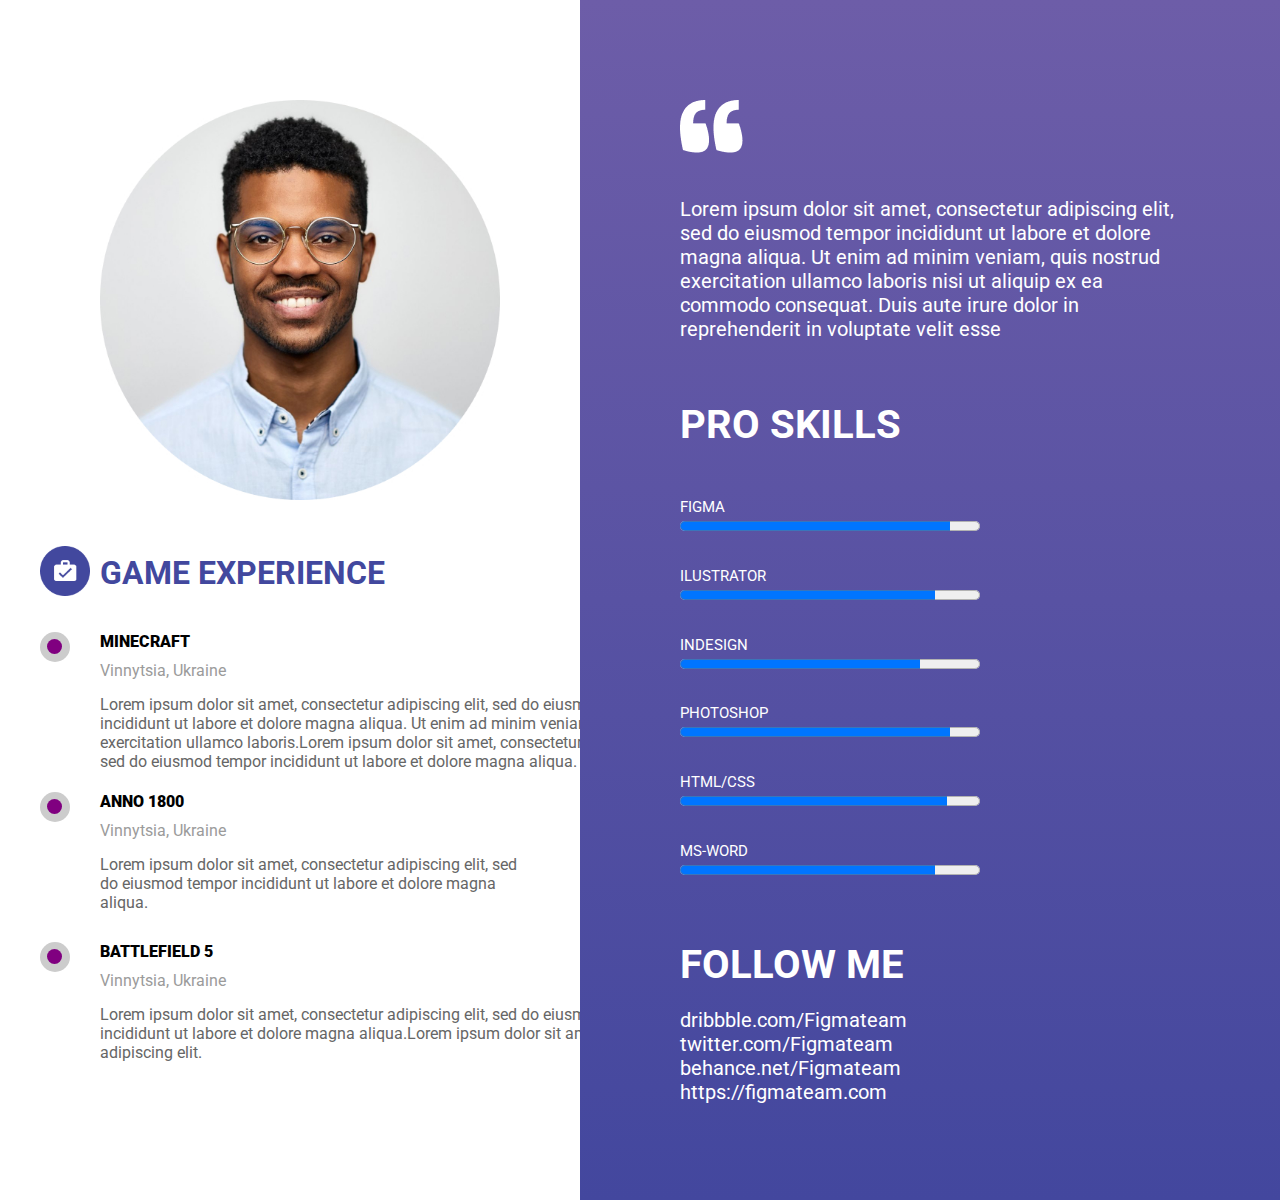
<file: index.html>
<!DOCTYPE html>
<html lang="en">
<head>
    <meta charset="UTF-8">
    <meta http-equiv="X-UA-Compatible" content="IE=edge">
    <meta name="viewport" content="width=device-width, initial-scale=1.0">
    <link rel="preconnect" href="https://fonts.googleapis.com">
    <link rel="preconnect" href="https://fonts.gstatic.com" crossorigin>
    <link href="https://fonts.googleapis.com/css2?family=Poppins:wght@500;700&family=Roboto:wght@400;900&display=swap" rel="stylesheet">
    <link rel="stylesheet" href="./portfolio.css">
    <title>Portfolio</title>

</head>
<body>
<main class="content">

<!-- Main -->
    <article class="main-content">
        <section class="hero">
            <div class="hero__img">
                <img src="./img/img.jpg" alt="profile photo">
            </div>

            <div class="div__info">
                <h2 class="hero__name"><span class="hero__name-higlight">JUSTIN</span> NGUYEN</h2>
                <p class="hero__jod-title">DESIGN & FONTEND DEVELOPER</p>
                <ul class="hero__contacts-list">
                    <li class="hero__contact-items">
                        <a href="tel:84969877097" class="hero__link">84 - 969877097</a>
                    </li>

                    <li class="hero__contact-items">
                        <a href="mailto:toannd.figmateam@gmail.com" class="hero__link">toannd.figmateam@gmail.com</a>
                    </li>

                    <li class="hero__contact-items">
                        Lita Co, Ltd.999 Conway Blvd.
                    </li>

                    <li class="hero__contact-items">
                        California 90999, United States
                    </li>
                </ul>
            </div>  
        </section>
    </article>
<!-- Main -->

<!-- AboutMe -->
    <h1 class="mainh">GAME EXPERIENCE</h1>
<article class="textabout">
        <section class="minecraft">
            <ul class="craft">
                <li class="mainhi">MINECRAFT</li>
                <li class="place">Vinnytsia, Ukraine</li>
                <li class="sidetexthi">Lorem ipsum dolor sit amet, consectetur adipiscing elit, sed do eiusmod tempor incididunt ut labore et dolore magna aliqua. Ut enim ad minim veniam, quis nostrud exercitation ullamco laboris.Lorem ipsum dolor sit amet, consectetur adipiscing elit, sed do eiusmod tempor incididunt ut labore et dolore magna aliqua.</li>
            </ul>
        </section>

    <section class="anno">
        <ul class="ano">
            <li class="mainhisec">ANNO 1800</li>
            <li class="place">Vinnytsia, Ukraine</li>
            <li class="sidetexthi">Lorem ipsum dolor sit amet, consectetur adipiscing elit, sed do eiusmod tempor incididunt ut labore et dolore magna aliqua.</li>
        </ul>
    </section>

    <section class="battlefield">
        <ul class="battle">
            <li class="mainhithir">BATTLEFIELD 5</li>
            <li class="place">Vinnytsia, Ukraine</li>
            <li class="sidetexthi">Lorem ipsum dolor sit amet, consectetur adipiscing elit, sed do eiusmod tempor incididunt ut labore et dolore magna aliqua.Lorem ipsum dolor sit amet, consectetur adipiscing elit.
            </li>
        </ul>
    </section>
</article>
<!-- AboutMe -->

<!-- SideContant -->
    <aside class="side-content">
        <img class="doti" src="./img/doti.png" alt="">
        <p class="sidetext">Lorem ipsum dolor sit amet, consectetur adipiscing elit, sed do eiusmod tempor incididunt ut labore et dolore magna aliqua. Ut enim ad minim veniam, quis nostrud exercitation ullamco laboris nisi ut aliquip ex ea commodo consequat. Duis aute irure dolor in reprehenderit in voluptate velit esse</p>
    
    <h2 class="sidetitles">PRO SKILLS</h2>
<ul class="lines">
    <li><p class="hedmein">FIGMA</p> 
    <progress value="90" max="100" class="progress"></progress></li>

    <li><p class="hedmein">ILUSTRATOR</p>
    <progress value="85" max="100" class="progress"></progress></li>

    <li><p class="hedmein">INDESIGN</p>
    <progress value="80" max="100" class="progress"></progress></li>

    <li><p class="hedmein">PHOTOSHOP</p>
    <progress value="90" max="100" class="progress"></progress></li>

    <li><p class="hedmein">HTML/CSS</p>
    <progress value="89" max="100" class="progress"></progress></li>

    <li><p class="hedmein">MS-WORD</p>
    <progress value="85" max="100" class="progress"></progress></li>
</ul>

<h2 class="sidetitles">FOLLOW ME</h2>

<ul class="findme">
    <li class="lastli"><a class="find" href="https://dribbble.com/Figmateam/about"> dribbble.com/Figmateam</a></li>
    <li class="lastli"><a class="find" href="https://twitter.com/Figmateam"> twitter.com/Figmateam</a></li>
    <li class="lastli"><a class="find" href="https://www.behance.net/Figmateam"> behance.net/Figmateam</a></li>
    <li class="lastli"><a class="find" href="https://figmateam.com"> https://figmateam.com</a></li>
</ul>
</aside>
<!-- SideContant -->
</main>    
</body>
</html>
</file>
<file: portfolio.css>
*{
    box-sizing: border-box;
}

:root{
    --main-font-family: 'Roboto', sans-serif;
    --secondary-font-family: 'Poppins', sans-serif;
}

body{
    margin: 0;
    padding: 0;
    height: 100vh;
    font-family: var(--main-font-family);
    font-weight: 400;
}

p,
ul,
h1,
h2,
h3,
h4,
h5,
h6{
    margin: 0;
    padding: 0;
}

/* MainMan */
.content{
    flex-direction: column;
    height: 100%;
    padding: 100px;
}

.hero{
    display: flex;
    align-items: center;
    gap: 100px;
}

.hero__img{
    width: 400px;
    height: auto;
}
.hero__img img{
    width: 100%;
    height: auto;
}

.hero__name{
    font-weight: 300;
    font-size: 40px;
    line-height: 34px;
    letter-spacing: 0.005em;
    color: #666666;
margin-bottom: 15px;
}

.hero__name-higlight{
    font-weight: 900;
    color:#42489E;
}

.hero__jod-title{
    font-size: 18px;
    line-height: 22px;
    letter-spacing: 0.005em;
    color: #666666;
    margin-bottom: 25px;
}

.hero__contacts-list,
.hero__link{
    list-style: none;
    font-size: 18px;
    line-height: 18px;
    letter-spacing: 0.05em;
    color: #666666;
    text-decoration: none;
}

.hero__contact-items{
    margin-bottom: 8px;
    position: relative;
    padding-left: 30px;
}

.hero__contact-items::before{
    content: '';
    width: 25px;
    height: 25px;
    position: absolute;
    left: -25px;
    background-repeat: no-repeat;
    background-size: contain;
}

.hero__contact-items:nth-child(1)::before{
    background-image: url(./img/Phone.png);
    width: 20px;
    height: 20px;
    left: 2px;
}

.hero__contact-items:nth-child(2)::before{
    background-image: url(./img/Mail.png);
    width: 23px;
    height: 20px;
    left: 1px;
}

.hero__contact-items:nth-child(3)::before{
    background-image: url(./img/Cal.png);
    width: 25px;
    height: 20px;
    left: 5px;
}

.hero__contact-items:nth-child(4)::before{
    background-image: url(./img/Map.png);
    width: 25px;
    height: 20px;
    left: 5px;
}
/* MainMan */

















/* Game Ex */
.mainh{
    position: relative;
    color:#42489E;
    padding-top:50px ;
}

.mainh::before{
    content:'';
    background-image:url(./img/Market.png);
    background-repeat: no-repeat;
    width: 50px;
    height: 50px;
    position: absolute;
    left: -60px;
    top: 42px;
    background-size: contain;
}
/* Game Ex */





















/* Minecraft */
.minecraft{
    position: absolute;
    margin-top: 40px;
}

.craft{
    list-style: none;
}

.mainhi{
    margin-bottom: 10px;
    font-weight: 900
}

.place{
    margin-bottom: 15px;
    color: #9B9B9B;
}

.sidetexthi{
    color: #666666;
    width: 50%;
}

.mainhi::before{
    content:'';
    background-color: #ccc;
    display: block;
    border-radius: 100%;
    background-repeat: no-repeat;
    width: 30px;
    height: 30px;
    position: absolute;
    left: -60px;
    background-size: contain;
}

.mainhi::after{
    content:'';
    background-color: purple;
    display: block;
    border-radius: 100%;
    background-repeat: no-repeat;
    width: 15px;
    height: 15px;
    position: absolute;
    left: -53px;
    top: 7px ;
    background-size: contain;
}
/* Minecraft */





















/* Anno */
.anno{
    position: absolute;
    margin-top: 200px;
}

.ano{
    list-style: none;
}

.mainhisec{
    margin-bottom: 10px;
    font-weight: 900
}

.mainhisec::before{
    content:'';
    background-color: #ccc;
    display: block;
    border-radius: 100%;
    background-repeat: no-repeat;
    width: 30px;
    height: 30px;
    position: absolute;
    left: -60px;
    background-size: contain;
}

.mainhisec::after{
    content:'';
    background-color: purple;
    display: block;
    border-radius: 100%;
    background-repeat: no-repeat;
    width: 15px;
    height: 15px;
    position: absolute;
    left: -53px;
    top: 7px ;
    background-size: contain;
}
/* Anno */





















/* Battlefield */
.battlefield{
    position: absolute;
    margin-top: 350px;
}

.battle{
    list-style: none;
}

.mainhithir{
    margin-bottom: 10px;
    font-weight: 900
}

.mainhithir::before{
    content:'';
    background-color: #ccc;
    display: block;
    border-radius: 100%;
    background-repeat: no-repeat;
    width: 30px;
    height: 30px;
    position: absolute;
    left: -60px;
    background-size: contain;
}

.mainhithir::after{
    content:'';
    background-color: purple;
    display: block;
    border-radius: 100%;
    background-repeat: no-repeat;
    width: 15px;
    height: 15px;
    position: absolute;
    left: -53px;
    top: 7px ;
    background-size: contain;
}
/* Battlefield */





















/* SideContant */
.side-content{
    position: absolute;
    width: 700px;
    height: 1200px;
    padding: 100px;
    right: 0;
    top: 0px;
    background: linear-gradient(180deg, #6D5DA8 0%, #43479E 100%);
}
.sidetext{
    font-family: var(--main-font-family);
    font-size: 20px;
    color: #FFFFFF;
    padding-top: 40px;
}

.sidetitles{
    font-family: var(--main-font-family);
    font-size: 40px;
    color: #FFFFFF;
    margin-top: 60px;
    margin-bottom: 20px;
}

.hedmein{
    font-family: var(--main-font-family);
    font-size: 15px;
    color: #FFFFFF;
    padding-top: 30px;
}

.lines{
    list-style: none;
    text-decoration: none;
}

progress{
    padding: 5px ;
    width: 300px;
    height: 20px;
}

.findme{
    list-style: none;
    text-decoration: none;
}

.find{
    font-size: 20px;
    text-decoration: none;
    color: white;
}
/* SideContant */





















@media screen and (max-width: 1024px) {
    .anno{
        position: absolute;
        margin-top: 250px;
    }

    .battlefield{
        position: absolute;
        margin-top: 400px;
    }

  @media screen and (max-width: 768px) {
    
  }
</file>
